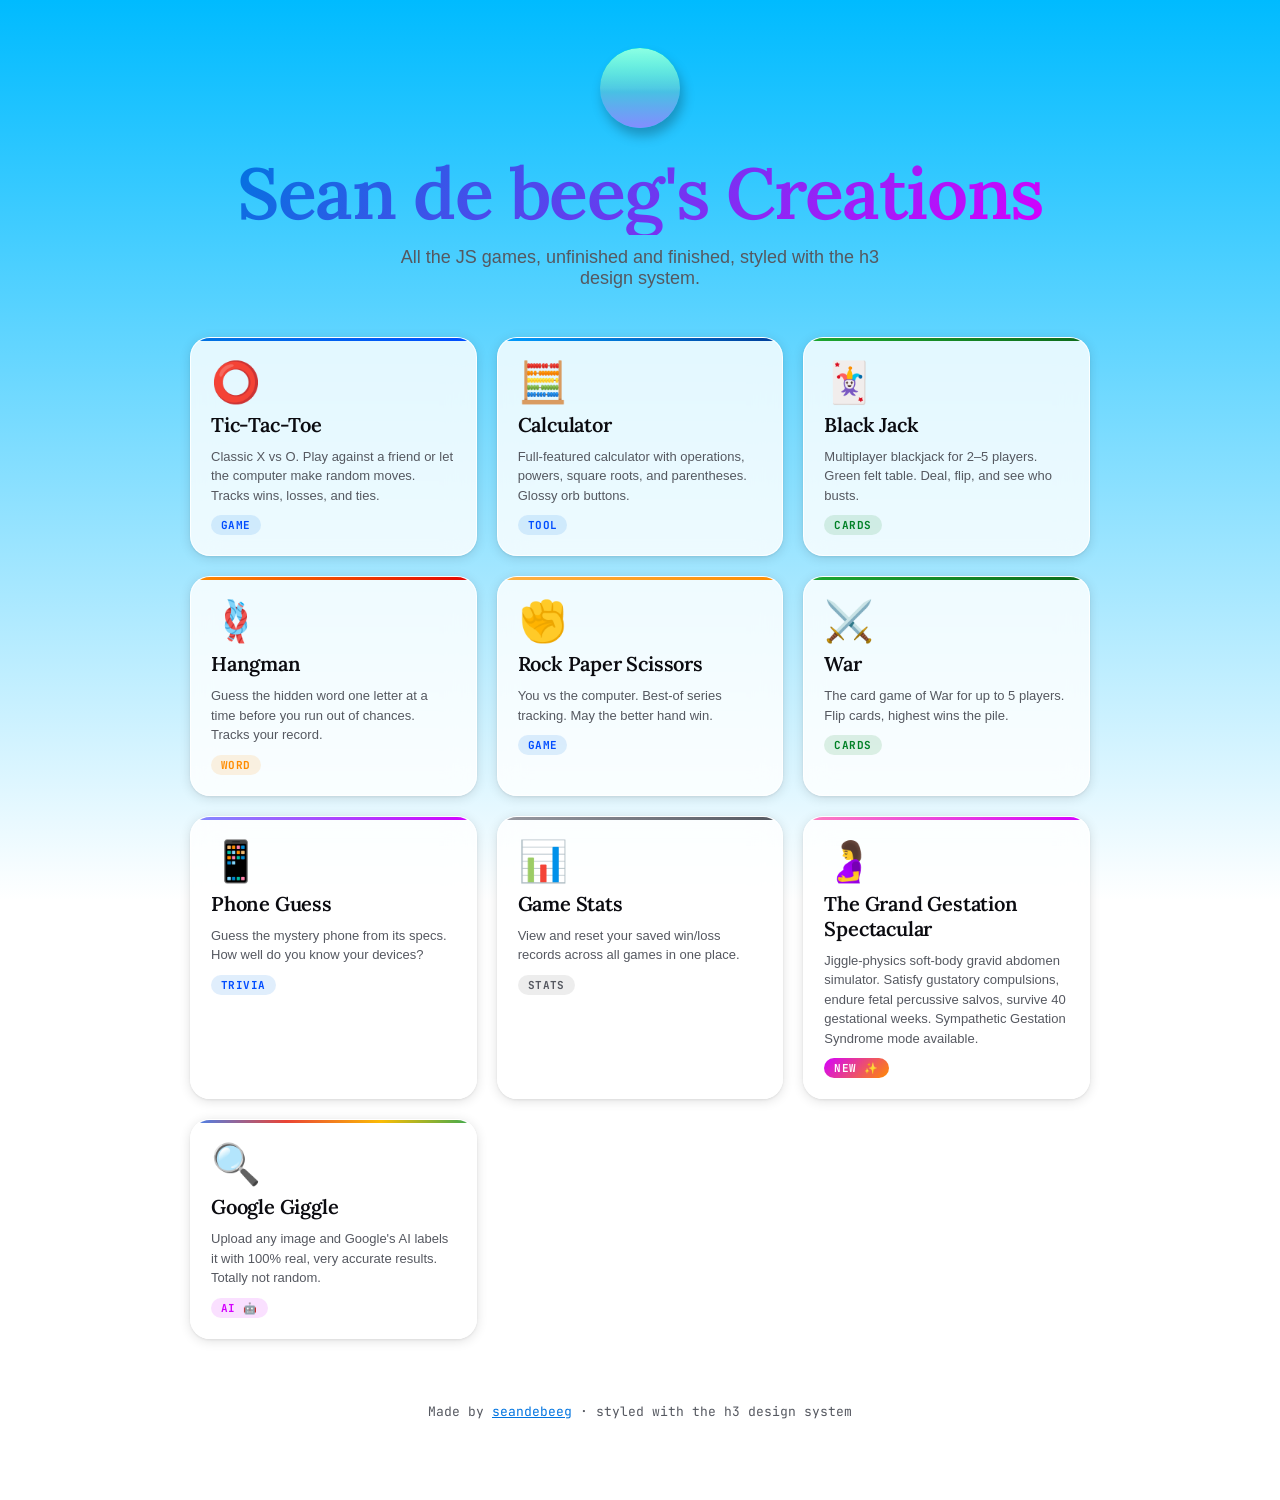
<file: index.html>
<!DOCTYPE html>
<html lang="en">
<head>
  <meta charset="UTF-8">
  <meta name="viewport" content="width=device-width, initial-scale=1.0">
  <title>Sean de beeg's Creations</title>
  <link rel="stylesheet" href="h3.css">
  <style>
    body {
      min-height: 100vh;
      padding: 48px 24px 80px;
      display: flex;
      flex-direction: column;
      align-items: center;
    }

    .hero {
      text-align: center;
      margin-bottom: 48px;
    }

    .hero h1 {
      font-size: clamp(36px, 6vw, 72px);
      background: linear-gradient(135deg, var(--h3-blue-400) 0%, var(--h3-magenta) 100%);
      -webkit-background-clip: text;
      -webkit-text-fill-color: transparent;
      background-clip: text;
      margin-bottom: 12px;
    }

    .hero p {
      font-size: 18px;
      color: var(--fg-3);
      max-width: 480px;
      margin: 0 auto;
    }

    .orb-accent {
      width: 80px; height: 80px;
      margin: 0 auto 24px;
    }

    .games-grid {
      display: grid;
      grid-template-columns: repeat(auto-fill, minmax(240px, 1fr));
      gap: 20px;
      width: 100%;
      max-width: 900px;
    }

    .game-card {
      display: flex;
      flex-direction: column;
      gap: 10px;
      background: rgba(255,255,255,0.82);
      backdrop-filter: blur(14px);
      border-radius: var(--radius-3);
      border: 1px solid rgba(255,255,255,0.9);
      box-shadow: var(--shadow-card);
      padding: 24px 20px 20px;
      text-decoration: none;
      color: inherit;
      transition: transform var(--dur-fast) var(--ease-bounce),
                  box-shadow var(--dur-fast) var(--ease-out);
      position: relative;
      overflow: hidden;
    }

    .game-card::before {
      content: '';
      position: absolute;
      top: 0; left: 0; right: 0;
      height: 3px;
      background: var(--card-accent, var(--grad-deep));
    }

    .game-card:hover {
      transform: translateY(-5px) scale(1.02);
      box-shadow: var(--shadow-drop-lg);
      text-decoration: none;
    }

    .game-card:active { transform: scale(0.98); }

    .game-icon { font-size: 40px; line-height: 1; }

    .game-name {
      font-family: var(--font-display);
      font-size: 20px;
      font-weight: 600;
      color: var(--fg-1);
      letter-spacing: -0.01em;
    }

    .game-desc {
      font-size: 13px;
      color: var(--fg-3);
      line-height: 1.5;
      margin: 0;
    }

    .game-tag {
      display: inline-flex;
      align-items: center;
      padding: 3px 10px;
      border-radius: var(--radius-pill);
      font-size: 11px;
      font-weight: 700;
      font-family: var(--font-mono);
      text-transform: uppercase;
      letter-spacing: 0.04em;
      align-self: flex-start;
    }

    .tag-game    { background: rgba(0,116,224,0.12); color: var(--h3-blue-500); }
    .tag-new     { background: linear-gradient(135deg,var(--h3-magenta),var(--h3-orange)); color: #fff; }
    .tag-cards   { background: rgba(0,128,38,0.12);  color: var(--h3-green); }
    .tag-word    { background: rgba(255,140,0,0.12); color: var(--h3-orange); }
    .tag-ai      { background: rgba(212,0,255,0.12); color: var(--h3-magenta); }
    .tag-physics { background: rgba(255,237,0,0.15); color: #b89000; }
    .tag-stats   { background: rgba(0,0,0,0.07);     color: var(--fg-3); }

    footer {
      margin-top: 64px;
      font-size: 13px;
      font-family: var(--font-mono);
      color: var(--fg-3);
      text-align: center;
    }
    footer a { color: var(--accent); }
  </style>
</head>
<body>

  <div class="hero">
    <div class="orb orb-accent"></div>
    <h1>Sean de beeg's Creations</h1>
    <p>All the JS games, unfinished and finished, styled with the h3 design system.</p>
  </div>

  <div class="games-grid">

    <a class="game-card" href="tic-tac-toe/tic-tac-toe.html" style="--card-accent: linear-gradient(90deg,#0074e0,#004cff)">
      <div class="game-icon">⭕</div>
      <div class="game-name">Tic-Tac-Toe</div>
      <p class="game-desc">Classic X vs O. Play against a friend or let the computer make random moves. Tracks wins, losses, and ties.</p>
      <span class="game-tag tag-game">Game</span>
    </a>

    <a class="game-card" href="calculator/calculator.html" style="--card-accent: linear-gradient(90deg,#009dff,#003d99)">
      <div class="game-icon">🧮</div>
      <div class="game-name">Calculator</div>
      <p class="game-desc">Full-featured calculator with operations, powers, square roots, and parentheses. Glossy orb buttons.</p>
      <span class="game-tag tag-game">Tool</span>
    </a>

    <a class="game-card" href="blackJack/blackJack.html" style="--card-accent: linear-gradient(90deg,#1ea831,#0e6b1c)">
      <div class="game-icon">🃏</div>
      <div class="game-name">Black Jack</div>
      <p class="game-desc">Multiplayer blackjack for 2–5 players. Green felt table. Deal, flip, and see who busts.</p>
      <span class="game-tag tag-cards">Cards</span>
    </a>

    <a class="game-card" href="hangman/hagman.html" style="--card-accent: linear-gradient(90deg,#ff8c00,#e40303)">
      <div class="game-icon">🪢</div>
      <div class="game-name">Hangman</div>
      <p class="game-desc">Guess the hidden word one letter at a time before you run out of chances. Tracks your record.</p>
      <span class="game-tag tag-word">Word</span>
    </a>

    <a class="game-card" href="rockPaperScissors/better-rps.html" style="--card-accent: linear-gradient(90deg,#ffb347,#ff8c00)">
      <div class="game-icon">✊</div>
      <div class="game-name">Rock Paper Scissors</div>
      <p class="game-desc">You vs the computer. Best-of series tracking. May the better hand win.</p>
      <span class="game-tag tag-game">Game</span>
    </a>

    <a class="game-card" href="war/war.html" style="--card-accent: linear-gradient(90deg,#1ea831,#0e6b1c)">
      <div class="game-icon">⚔️</div>
      <div class="game-name">War</div>
      <p class="game-desc">The card game of War for up to 5 players. Flip cards, highest wins the pile.</p>
      <span class="game-tag tag-cards">Cards</span>
    </a>

    <a class="game-card" href="phone-guess/index.html" style="--card-accent: linear-gradient(90deg,#838dff,#d400ff)">
      <div class="game-icon">📱</div>
      <div class="game-name">Phone Guess</div>
      <p class="game-desc">Guess the mystery phone from its specs. How well do you know your devices?</p>
      <span class="game-tag tag-game">Trivia</span>
    </a>

    <a class="game-card" href="gameStats/gameStats.html" style="--card-accent: linear-gradient(90deg,#9a9ba3,#555860)">
      <div class="game-icon">📊</div>
      <div class="game-name">Game Stats</div>
      <p class="game-desc">View and reset your saved win/loss records across all games in one place.</p>
      <span class="game-tag tag-stats">Stats</span>
    </a>

    <a class="game-card" href="gestation/gestation.html" style="--card-accent: linear-gradient(90deg,#ff80bf,#d400ff)">
      <div class="game-icon">🤰</div>
      <div class="game-name">The Grand Gestation Spectacular</div>
      <p class="game-desc">Jiggle-physics soft-body gravid abdomen simulator. Satisfy gustatory compulsions, endure fetal percussive salvos, survive 40 gestational weeks. Sympathetic Gestation Syndrome mode available.</p>
      <span class="game-tag tag-new">New ✨</span>
    </a>

    <a class="game-card" href="google-giggle/google-giggle.html" style="--card-accent: linear-gradient(90deg,#4285f4,#ea4335,#fbbc05,#34a853)">
      <div class="game-icon">🔍</div>
      <div class="game-name">Google Giggle</div>
      <p class="game-desc">Upload any image and Google's AI labels it with 100% real, very accurate results. Totally not random.</p>
      <span class="game-tag tag-ai">AI 🤖</span>
    </a>

  </div>

  <footer>
    Made by <a href="https://github.com/seandebeeg">seandebeeg</a> · styled with the h3 design system
  </footer>

</body>
</html>
</file>
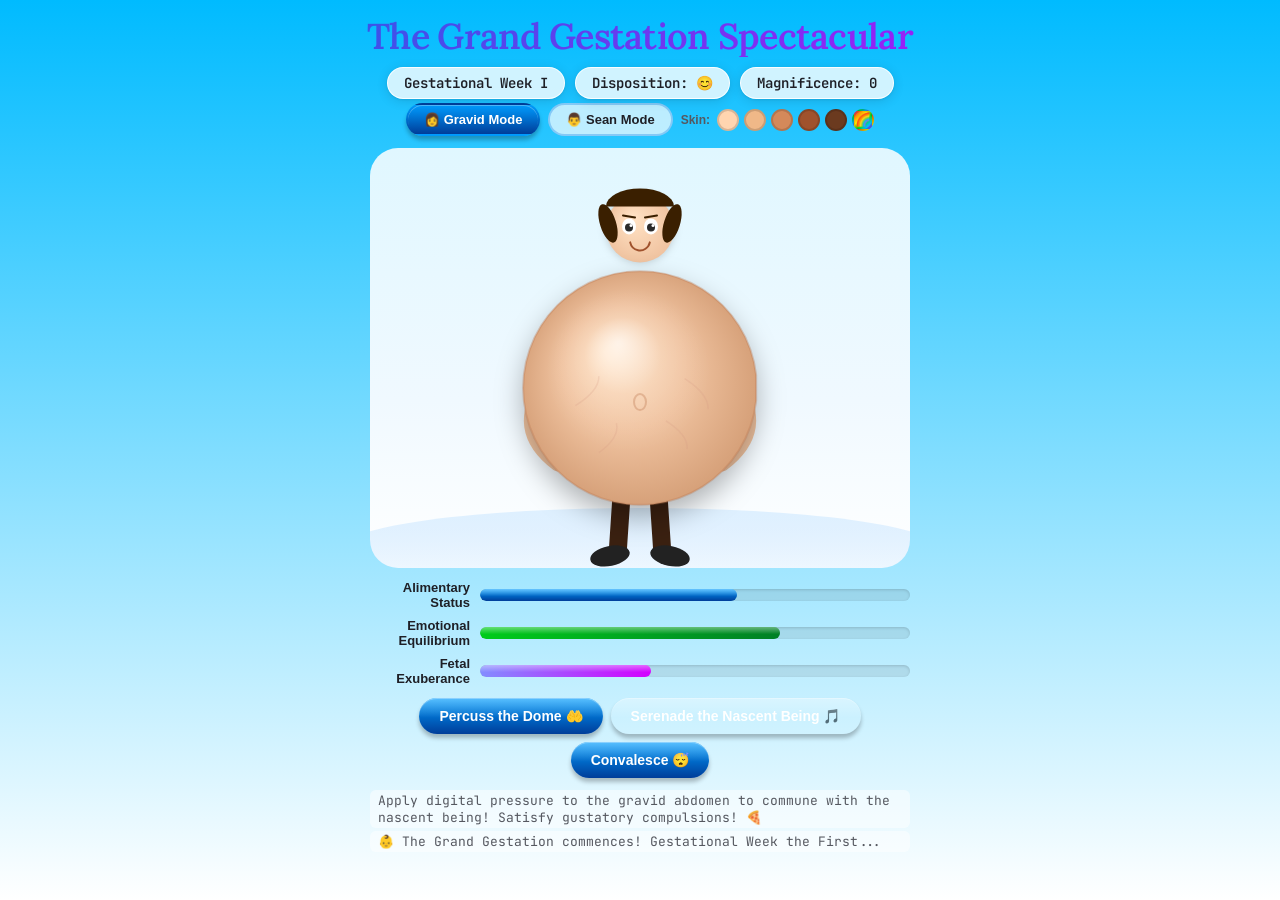
<file: gestation/gestation.html>
<!DOCTYPE html>
<html lang="en">
<head>
  <meta charset="UTF-8">
  <meta name="viewport" content="width=device-width, initial-scale=1.0">
  <title>The Grand Gestation Spectacular</title>
  <link rel="stylesheet" href="../h3.css">
  <link rel="stylesheet" href="gestation.css">
</head>
<body>
  <div id="ui-top">
    <h1 id="title">The Grand Gestation Spectacular</h1>
    <div id="stats">
      <div class="stat-pill" id="week-display">Gestational Week <span id="week">I</span></div>
      <div class="stat-pill" id="mood-display">Disposition: <span id="mood">😊</span></div>
      <div class="stat-pill" id="score-display">Magnificence: <span id="score">0</span></div>
    </div>
    <div id="mode-strip">
      <button id="btn-mode-normal" class="mode-btn active" onclick="setMode('normal')">👩 Gravid Mode</button>
      <button id="btn-mode-sean"   class="mode-btn"        onclick="setMode('sean')">👨 Sean Mode</button>
      <div id="color-swatches">
        <span class="swatch-label">Skin:</span>
        <button class="swatch" style="background:#ffd5b0" onclick="setSkin(0)" title="Light"></button>
        <button class="swatch" style="background:#f0b888" onclick="setSkin(1)" title="Medium Light"></button>
        <button class="swatch" style="background:#d4895a" onclick="setSkin(2)" title="Medium"></button>
        <button class="swatch" style="background:#a0522d" onclick="setSkin(3)" title="Medium Dark"></button>
        <button class="swatch" style="background:#6b3a1f" onclick="setSkin(4)" title="Dark"></button>
        <button class="swatch rainbow" onclick="setSkin(5)" title="Rainbow 🌈">🌈</button>
      </div>
    </div>
  </div>

  <div id="scene">
    <canvas id="canvas"></canvas>
    <div id="craving-zone"></div>
    <div id="kick-flash"></div>
    <div id="thought-bubble"></div>
  </div>

  <div id="ui-bottom">
    <div id="meters">
      <div class="meter-wrap">
        <span class="meter-label" id="label-hunger">Alimentary Status</span>
        <div class="meter-bar"><div class="meter-fill" id="hunger-bar"></div></div>
      </div>
      <div class="meter-wrap">
        <span class="meter-label">Emotional Equilibrium</span>
        <div class="meter-bar"><div class="meter-fill green" id="happy-bar"></div></div>
      </div>
      <div class="meter-wrap">
        <span class="meter-label" id="label-baby">Fetal Exuberance</span>
        <div class="meter-bar"><div class="meter-fill purple" id="baby-bar"></div></div>
      </div>
    </div>
    <div id="actions">
      <button class="action-btn" id="btn-pat"  onclick="game.pat()">Percuss the Dome 🤲</button>
      <button class="action-btn" id="btn-sing" onclick="game.sing()">Serenade the Nascent Being 🎵</button>
      <button class="action-btn" id="btn-rest" onclick="game.rest()">Convalesce 😴</button>
    </div>
  </div>

  <div id="log"></div>
  <script src="gestation.js"></script>
</body>
</html>
</file>
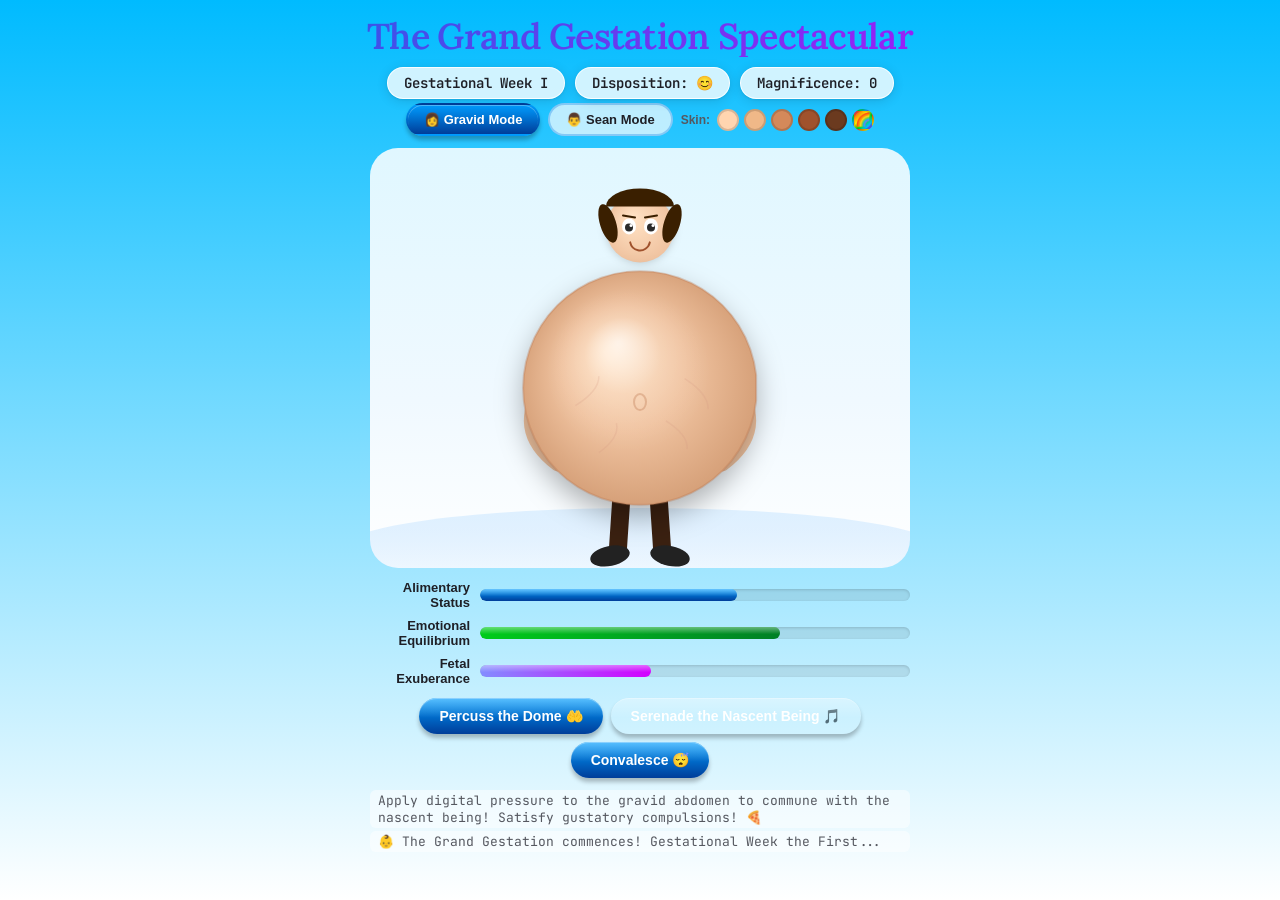
<file: pregnancy/pregnancy.html>
<!DOCTYPE html>
<html lang="en">
<head>
  <meta charset="UTF-8">
  <meta name="viewport" content="width=device-width, initial-scale=1.0">
  <title>The Grand Gestation Spectacular</title>
  <link rel="stylesheet" href="../h3.css">
  <link rel="stylesheet" href="pregnancy.css">
</head>
<body>
  <div id="ui-top">
    <h1 id="title">The Grand Gestation Spectacular</h1>
    <div id="stats">
      <div class="stat-pill" id="week-display">Gestational Week <span id="week">I</span></div>
      <div class="stat-pill" id="mood-display">Disposition: <span id="mood">😊</span></div>
      <div class="stat-pill" id="score-display">Magnificence: <span id="score">0</span></div>
    </div>
    <div id="mode-strip">
      <button id="btn-mode-normal" class="mode-btn active" onclick="setMode('normal')">👩 Gravid Mode</button>
      <button id="btn-mode-sean"   class="mode-btn"        onclick="setMode('sean')">👨 Sean Mode</button>
      <div id="color-swatches">
        <span class="swatch-label">Skin:</span>
        <button class="swatch" style="background:#ffd5b0" onclick="setSkin(0)" title="Light"></button>
        <button class="swatch" style="background:#f0b888" onclick="setSkin(1)" title="Medium Light"></button>
        <button class="swatch" style="background:#d4895a" onclick="setSkin(2)" title="Medium"></button>
        <button class="swatch" style="background:#a0522d" onclick="setSkin(3)" title="Medium Dark"></button>
        <button class="swatch" style="background:#6b3a1f" onclick="setSkin(4)" title="Dark"></button>
        <button class="swatch rainbow" onclick="setSkin(5)" title="Rainbow 🌈">🌈</button>
      </div>
    </div>
  </div>

  <div id="scene">
    <canvas id="canvas"></canvas>
    <div id="craving-zone"></div>
    <div id="kick-flash"></div>
    <div id="thought-bubble"></div>
  </div>

  <div id="ui-bottom">
    <div id="meters">
      <div class="meter-wrap">
        <span class="meter-label" id="label-hunger">Alimentary Status</span>
        <div class="meter-bar"><div class="meter-fill" id="hunger-bar"></div></div>
      </div>
      <div class="meter-wrap">
        <span class="meter-label">Emotional Equilibrium</span>
        <div class="meter-bar"><div class="meter-fill green" id="happy-bar"></div></div>
      </div>
      <div class="meter-wrap">
        <span class="meter-label" id="label-baby">Fetal Exuberance</span>
        <div class="meter-bar"><div class="meter-fill purple" id="baby-bar"></div></div>
      </div>
    </div>
    <div id="actions">
      <button class="action-btn" id="btn-pat"  onclick="game.pat()">Percuss the Dome 🤲</button>
      <button class="action-btn" id="btn-sing" onclick="game.sing()">Serenade the Nascent Being 🎵</button>
      <button class="action-btn" id="btn-rest" onclick="game.rest()">Convalesce 😴</button>
    </div>
  </div>

  <div id="log"></div>
  <script src="pregnancy.js"></script>
</body>
</html>
</file>
<file: h3.css>
/* h3 design system — Frutiger Aero / Metro / Wii-inspired */
@import url('https://fonts.googleapis.com/css2?family=JetBrains+Mono:wght@400;500;700&family=Lora:ital,wght@0,400..700;1,400..700&family=Google+Sans:wght@400;500;700&display=swap');

:root {
  --h3-blue-50:  #e6f5ff;
  --h3-blue-100: #b3e2ff;
  --h3-blue-200: #00b3ff;
  --h3-blue-300: #0088ff;
  --h3-blue-400: #0074e0;
  --h3-blue-500: #004cff;
  --h3-blue-600: #003d99;
  --h3-blue-700: #2d4891;
  --h3-cyan:     #00bbff;
  --h3-aqua:     #00ffc3;
  --h3-sky:      #009dff;
  --h3-lavender: #838dff;
  --h3-red:      #e40303;
  --h3-orange:   #ff8c00;
  --h3-yellow:   #ffed00;
  --h3-green:    #008026;
  --h3-lime:     #00e01e;
  --h3-magenta:  #d400ff;
  --h3-pink:     #ff00fb;
  --h3-black:    #000000;
  --h3-white:    #ffffff;
  --h3-ink-900:  #0b0b10;
  --h3-ink-700:  #1e1f26;
  --h3-ink-500:  #555860;
  --h3-ink-300:  #9a9ba3;
  --h3-ink-100:  #e6e7ec;
  --h3-ink-50:   #f4f5f8;
  --h3-gray:     #d9d9d9;

  --fg-1: var(--h3-ink-900);
  --fg-2: var(--h3-ink-700);
  --fg-3: var(--h3-ink-500);
  --fg-inverse: var(--h3-white);
  --bg-1: var(--h3-white);
  --bg-2: var(--h3-ink-50);
  --bg-3: var(--h3-ink-100);
  --accent: var(--h3-blue-400);
  --accent-hover: var(--h3-blue-500);
  --accent-active: var(--h3-blue-600);

  --grad-sky:    linear-gradient(180deg, var(--h3-cyan) 0%, var(--h3-white) 100%);
  --grad-bubble: linear-gradient(180deg, var(--h3-aqua) 0%, var(--h3-lavender) 100%);
  --grad-deep:   linear-gradient(180deg, var(--h3-sky) 0%, var(--h3-blue-600) 100%);
  --gloss-top:   linear-gradient(180deg, rgba(255,255,255,0.55) 0%, rgba(255,255,255,0.08) 50%, rgba(255,255,255,0) 55%);

  --shadow-drop:    0 4px 4px 0 rgba(0,0,0,0.25);
  --shadow-drop-lg: 3px 8px 12px 0 rgba(0,0,0,0.25);
  --shadow-card:    0 2px 12px rgba(0,0,0,0.12), 0 1px 3px rgba(0,0,0,0.08);

  --radius-1: 6px;
  --radius-2: 12px;
  --radius-3: 20px;
  --radius-4: 28px;
  --radius-pill: 999px;

  --font-display: 'Lora', 'Georgia', serif;
  --font-body: 'Google Sans', -apple-system, BlinkMacSystemFont, 'Segoe UI', sans-serif;
  --font-mono: 'JetBrains Mono', 'SF Mono', 'Menlo', monospace;

  --ease-out:    cubic-bezier(0.22, 1, 0.36, 1);
  --ease-bounce: cubic-bezier(0.34, 1.56, 0.64, 1);
  --dur-fast: 120ms;
  --dur-med: 220ms;
}

*, *::before, *::after { box-sizing: border-box; }

html, body {
  margin: 0;
  padding: 0;
  font-family: var(--font-body);
  color: var(--fg-1);
  background: var(--grad-sky);
  background-attachment: fixed;
  min-height: 100vh;
  -webkit-font-smoothing: antialiased;
}

h1, h2, h3, h4 {
  font-family: var(--font-display);
  font-weight: 600;
  letter-spacing: -0.02em;
  line-height: 1.15;
  margin: 0 0 0.5em;
  color: var(--fg-1);
}

/* Glossy pill button */
.h3-btn {
  display: inline-flex;
  align-items: center;
  justify-content: center;
  gap: 6px;
  padding: 10px 22px;
  border: none;
  border-radius: var(--radius-pill);
  font-family: var(--font-body);
  font-size: 15px;
  font-weight: 600;
  cursor: pointer;
  position: relative;
  overflow: hidden;
  background: var(--grad-deep);
  color: var(--fg-inverse);
  box-shadow: var(--shadow-drop), inset 0 1px 0 rgba(255,255,255,0.3);
  transition: transform var(--dur-fast) var(--ease-out),
              box-shadow var(--dur-fast) var(--ease-out);
  white-space: nowrap;
  user-select: none;
}
.h3-btn::after {
  content: '';
  position: absolute;
  inset: 0;
  border-radius: inherit;
  background: var(--gloss-top);
  pointer-events: none;
}
.h3-btn:hover { transform: translateY(-1px); box-shadow: var(--shadow-drop-lg), inset 0 1px 0 rgba(255,255,255,0.3); }
.h3-btn:active { transform: scale(0.97) translateY(0); box-shadow: var(--shadow-drop); }

/* Ghost pill button */
.h3-btn-ghost {
  display: inline-flex;
  align-items: center;
  justify-content: center;
  padding: 9px 20px;
  border: 2px solid rgba(0,116,224,0.4);
  border-radius: var(--radius-pill);
  font-family: var(--font-body);
  font-size: 15px;
  font-weight: 600;
  cursor: pointer;
  background: rgba(255,255,255,0.7);
  backdrop-filter: blur(8px);
  color: var(--accent);
  transition: background var(--dur-fast) var(--ease-out), border-color var(--dur-fast) var(--ease-out);
  user-select: none;
}
.h3-btn-ghost:hover { background: rgba(230,245,255,0.9); border-color: var(--accent); }
.h3-btn-ghost:active { transform: scale(0.97); }

/* Card surface */
.h3-card {
  background: rgba(255,255,255,0.85);
  backdrop-filter: blur(12px);
  border-radius: var(--radius-3);
  border: 1px solid rgba(255,255,255,0.8);
  box-shadow: var(--shadow-card);
  padding: 24px;
}

/* Orb */
.orb {
  border-radius: 50%;
  background: var(--grad-bubble);
  box-shadow: var(--shadow-drop-lg);
  position: relative;
  overflow: hidden;
}
.orb::after {
  content: '';
  position: absolute;
  inset: 0;
  border-radius: inherit;
  background: var(--gloss-top);
  pointer-events: none;
}
</file>
<file: gestation/gestation.css>
@import url('../h3.css');

body {
  display: flex;
  flex-direction: column;
  align-items: center;
  min-height: 100vh;
  padding: 16px;
  gap: 12px;
  overflow-x: hidden;
  user-select: none;
}

/* ── top UI ── */
#ui-top { text-align: center; width: 100%; }

/* ── mode strip ── */
#mode-strip {
  display: flex;
  align-items: center;
  justify-content: center;
  gap: 8px;
  flex-wrap: wrap;
  margin-top: 4px;
}

.mode-btn {
  display: inline-flex;
  align-items: center;
  padding: 7px 16px;
  border: 2px solid rgba(0,116,224,0.3);
  border-radius: var(--radius-pill);
  font-family: var(--font-body);
  font-size: 13px;
  font-weight: 700;
  cursor: pointer;
  background: rgba(255,255,255,0.7);
  color: var(--fg-2);
  transition: all var(--dur-fast) var(--ease-out);
}
.mode-btn.active {
  background: var(--grad-deep);
  color: #fff;
  border-color: transparent;
  box-shadow: var(--shadow-drop), inset 0 1px 0 rgba(255,255,255,0.3);
}
.mode-btn:hover:not(.active) { background: rgba(230,245,255,0.9); border-color: var(--accent); }

/* ── color swatches ── */
#color-swatches {
  display: flex;
  align-items: center;
  gap: 5px;
}
.swatch-label { font-size: 12px; font-weight: 600; color: var(--fg-3); margin-right: 2px; }
.swatch {
  width: 22px; height: 22px;
  border-radius: 50%;
  border: 2px solid rgba(0,0,0,0.15);
  cursor: pointer;
  transition: transform var(--dur-fast) var(--ease-bounce),
              border-color var(--dur-fast) var(--ease-out);
  font-size: 13px;
  display: flex; align-items: center; justify-content: center;
}
.swatch:hover  { transform: scale(1.25); }
.swatch.active { border-color: var(--h3-blue-400); transform: scale(1.3); box-shadow: 0 0 0 2px white, 0 0 0 4px var(--h3-blue-400); }
.swatch.rainbow { background: linear-gradient(135deg,#ff0080,#ff8c00,#ffed00,#00e01e,#00bbff,#d400ff); }

h1 {
  font-size: 36px;
  margin-bottom: 10px;
  background: linear-gradient(135deg, var(--h3-blue-400), var(--h3-magenta));
  -webkit-background-clip: text;
  -webkit-text-fill-color: transparent;
  background-clip: text;
}

#stats {
  display: flex;
  gap: 10px;
  justify-content: center;
  flex-wrap: wrap;
}

.stat-pill {
  background: rgba(255,255,255,0.8);
  backdrop-filter: blur(8px);
  border-radius: var(--radius-pill);
  padding: 6px 16px;
  font-family: var(--font-mono);
  font-size: 14px;
  font-weight: 600;
  color: var(--fg-2);
  box-shadow: var(--shadow-card);
  border: 1px solid rgba(255,255,255,0.9);
}

/* ── scene / canvas ── */
#scene {
  position: relative;
  width: 100%;
  max-width: 540px;
  height: 420px;
  display: flex;
  align-items: center;
  justify-content: center;
}

#canvas {
  width: 100%;
  height: 100%;
  cursor: pointer;
  border-radius: var(--radius-4);
  touch-action: none;
}

/* ── kick flash overlay ── */
#kick-flash {
  position: absolute;
  inset: 0;
  border-radius: var(--radius-4);
  pointer-events: none;
  opacity: 0;
  background: radial-gradient(circle at center, rgba(255,237,0,0.55) 0%, transparent 70%);
  transition: opacity 0.08s ease-out;
}
#kick-flash.active { opacity: 1; }

/* ── thought bubble ── */
#thought-bubble {
  position: absolute;
  top: 12px;
  right: 16px;
  background: rgba(255,255,255,0.92);
  backdrop-filter: blur(10px);
  border-radius: 18px;
  border: 1px solid rgba(255,255,255,0.9);
  box-shadow: var(--shadow-card);
  padding: 8px 14px;
  font-size: 22px;
  min-width: 52px;
  text-align: center;
  pointer-events: none;
  opacity: 0;
  transform: scale(0.7) translateY(8px);
  transition: opacity 0.25s var(--ease-bounce), transform 0.25s var(--ease-bounce);
}
#thought-bubble.show {
  opacity: 1;
  transform: scale(1) translateY(0);
}

/* ── cravings ── */
#craving-zone {
  position: absolute;
  inset: 0;
  pointer-events: none;
}

.craving {
  position: absolute;
  font-size: 34px;
  cursor: pointer;
  pointer-events: all;
  animation: craving-float 0.5s var(--ease-bounce) forwards;
  filter: drop-shadow(0 3px 6px rgba(0,0,0,0.25));
  transition: transform 0.1s;
  line-height: 1;
}
.craving:hover { transform: scale(1.2); }
.craving:active { transform: scale(0.9); }
.craving.nom {
  animation: craving-eat 0.3s var(--ease-out) forwards;
}

@keyframes craving-float {
  from { opacity: 0; transform: scale(0) rotate(-20deg); }
  to   { opacity: 1; transform: scale(1) rotate(0deg); }
}
@keyframes craving-eat {
  to { opacity: 0; transform: scale(2.5) rotate(15deg); }
}

/* ── bottom UI ── */
#ui-bottom {
  width: 100%;
  max-width: 540px;
  display: flex;
  flex-direction: column;
  gap: 12px;
}

#meters { display: flex; flex-direction: column; gap: 8px; }

.meter-wrap {
  display: flex;
  align-items: center;
  gap: 10px;
}

.meter-label {
  font-size: 13px;
  font-weight: 600;
  color: var(--fg-2);
  width: 100px;
  text-align: right;
  flex-shrink: 0;
}

.meter-bar {
  flex: 1;
  height: 12px;
  background: rgba(0,0,0,0.08);
  border-radius: var(--radius-pill);
  overflow: hidden;
  box-shadow: inset 0 1px 3px rgba(0,0,0,0.15);
}

.meter-fill {
  height: 100%;
  width: 60%;
  border-radius: var(--radius-pill);
  background: var(--grad-deep);
  transition: width 0.4s var(--ease-out);
  position: relative;
  overflow: hidden;
}

.meter-fill::after {
  content: '';
  position: absolute;
  inset: 0;
  background: linear-gradient(180deg, rgba(255,255,255,0.4) 0%, rgba(255,255,255,0) 60%);
}

.meter-fill.green { background: linear-gradient(90deg, #00cc1a, #008026); }
.meter-fill.purple { background: linear-gradient(90deg, var(--h3-lavender), var(--h3-magenta)); }

/* ── action buttons ── */
#actions { display: flex; gap: 8px; flex-wrap: wrap; justify-content: center; }

.action-btn {
  display: inline-flex;
  align-items: center;
  gap: 6px;
  padding: 10px 20px;
  border: none;
  border-radius: var(--radius-pill);
  font-family: var(--font-body);
  font-size: 14px;
  font-weight: 700;
  cursor: pointer;
  position: relative;
  overflow: hidden;
  background: var(--grad-deep);
  color: #fff;
  box-shadow: var(--shadow-drop), inset 0 1px 0 rgba(255,255,255,0.3);
  transition: transform var(--dur-fast) var(--ease-bounce),
              box-shadow var(--dur-fast) var(--ease-out);
}
.action-btn::after {
  content: '';
  position: absolute;
  inset: 0;
  border-radius: inherit;
  background: linear-gradient(180deg, rgba(255,255,255,0.35) 0%, rgba(255,255,255,0) 55%);
  pointer-events: none;
}
.action-btn:hover  { transform: translateY(-2px) scale(1.04); box-shadow: var(--shadow-drop-lg), inset 0 1px 0 rgba(255,255,255,0.3); }
.action-btn:active { transform: scale(0.96); }
.action-btn:disabled { opacity: 0.45; cursor: default; transform: none; }

#btn-sing  { background: linear-gradient(180deg, var(--h3-lavender) 0%, var(--h3-purple) 100%); }
#btn-rest  { background: linear-gradient(180deg, #009dff 0%, var(--h3-blue-600) 100%); }

/* ── event log ── */
#log {
  max-width: 540px;
  width: 100%;
  max-height: 90px;
  overflow-y: auto;
  display: flex;
  flex-direction: column;
  gap: 3px;
}

.log-entry {
  font-size: 13px;
  font-family: var(--font-mono);
  color: var(--fg-3);
  padding: 2px 8px;
  border-radius: var(--radius-1);
  background: rgba(255,255,255,0.5);
  animation: log-in 0.2s var(--ease-out);
}
@keyframes log-in {
  from { opacity: 0; transform: translateX(-8px); }
  to   { opacity: 1; transform: none; }
}
</file>
<file: pregnancy/pregnancy.css>
@import url('../h3.css');

body {
  display: flex;
  flex-direction: column;
  align-items: center;
  min-height: 100vh;
  padding: 16px;
  gap: 12px;
  overflow-x: hidden;
  user-select: none;
}

/* ── top UI ── */
#ui-top { text-align: center; width: 100%; }

/* ── mode strip ── */
#mode-strip {
  display: flex;
  align-items: center;
  justify-content: center;
  gap: 8px;
  flex-wrap: wrap;
  margin-top: 4px;
}

.mode-btn {
  display: inline-flex;
  align-items: center;
  padding: 7px 16px;
  border: 2px solid rgba(0,116,224,0.3);
  border-radius: var(--radius-pill);
  font-family: var(--font-body);
  font-size: 13px;
  font-weight: 700;
  cursor: pointer;
  background: rgba(255,255,255,0.7);
  color: var(--fg-2);
  transition: all var(--dur-fast) var(--ease-out);
}
.mode-btn.active {
  background: var(--grad-deep);
  color: #fff;
  border-color: transparent;
  box-shadow: var(--shadow-drop), inset 0 1px 0 rgba(255,255,255,0.3);
}
.mode-btn:hover:not(.active) { background: rgba(230,245,255,0.9); border-color: var(--accent); }

/* ── color swatches ── */
#color-swatches {
  display: flex;
  align-items: center;
  gap: 5px;
}
.swatch-label { font-size: 12px; font-weight: 600; color: var(--fg-3); margin-right: 2px; }
.swatch {
  width: 22px; height: 22px;
  border-radius: 50%;
  border: 2px solid rgba(0,0,0,0.15);
  cursor: pointer;
  transition: transform var(--dur-fast) var(--ease-bounce),
              border-color var(--dur-fast) var(--ease-out);
  font-size: 13px;
  display: flex; align-items: center; justify-content: center;
}
.swatch:hover  { transform: scale(1.25); }
.swatch.active { border-color: var(--h3-blue-400); transform: scale(1.3); box-shadow: 0 0 0 2px white, 0 0 0 4px var(--h3-blue-400); }
.swatch.rainbow { background: linear-gradient(135deg,#ff0080,#ff8c00,#ffed00,#00e01e,#00bbff,#d400ff); }

h1 {
  font-size: 36px;
  margin-bottom: 10px;
  background: linear-gradient(135deg, var(--h3-blue-400), var(--h3-magenta));
  -webkit-background-clip: text;
  -webkit-text-fill-color: transparent;
  background-clip: text;
}

#stats {
  display: flex;
  gap: 10px;
  justify-content: center;
  flex-wrap: wrap;
}

.stat-pill {
  background: rgba(255,255,255,0.8);
  backdrop-filter: blur(8px);
  border-radius: var(--radius-pill);
  padding: 6px 16px;
  font-family: var(--font-mono);
  font-size: 14px;
  font-weight: 600;
  color: var(--fg-2);
  box-shadow: var(--shadow-card);
  border: 1px solid rgba(255,255,255,0.9);
}

/* ── scene / canvas ── */
#scene {
  position: relative;
  width: 100%;
  max-width: 540px;
  height: 420px;
  display: flex;
  align-items: center;
  justify-content: center;
}

#canvas {
  width: 100%;
  height: 100%;
  cursor: pointer;
  border-radius: var(--radius-4);
  touch-action: none;
}

/* ── kick flash overlay ── */
#kick-flash {
  position: absolute;
  inset: 0;
  border-radius: var(--radius-4);
  pointer-events: none;
  opacity: 0;
  background: radial-gradient(circle at center, rgba(255,237,0,0.55) 0%, transparent 70%);
  transition: opacity 0.08s ease-out;
}
#kick-flash.active { opacity: 1; }

/* ── thought bubble ── */
#thought-bubble {
  position: absolute;
  top: 12px;
  right: 16px;
  background: rgba(255,255,255,0.92);
  backdrop-filter: blur(10px);
  border-radius: 18px;
  border: 1px solid rgba(255,255,255,0.9);
  box-shadow: var(--shadow-card);
  padding: 8px 14px;
  font-size: 22px;
  min-width: 52px;
  text-align: center;
  pointer-events: none;
  opacity: 0;
  transform: scale(0.7) translateY(8px);
  transition: opacity 0.25s var(--ease-bounce), transform 0.25s var(--ease-bounce);
}
#thought-bubble.show {
  opacity: 1;
  transform: scale(1) translateY(0);
}

/* ── cravings ── */
#craving-zone {
  position: absolute;
  inset: 0;
  pointer-events: none;
}

.craving {
  position: absolute;
  font-size: 34px;
  cursor: pointer;
  pointer-events: all;
  animation: craving-float 0.5s var(--ease-bounce) forwards;
  filter: drop-shadow(0 3px 6px rgba(0,0,0,0.25));
  transition: transform 0.1s;
  line-height: 1;
}
.craving:hover { transform: scale(1.2); }
.craving:active { transform: scale(0.9); }
.craving.nom {
  animation: craving-eat 0.3s var(--ease-out) forwards;
}

@keyframes craving-float {
  from { opacity: 0; transform: scale(0) rotate(-20deg); }
  to   { opacity: 1; transform: scale(1) rotate(0deg); }
}
@keyframes craving-eat {
  to { opacity: 0; transform: scale(2.5) rotate(15deg); }
}

/* ── bottom UI ── */
#ui-bottom {
  width: 100%;
  max-width: 540px;
  display: flex;
  flex-direction: column;
  gap: 12px;
}

#meters { display: flex; flex-direction: column; gap: 8px; }

.meter-wrap {
  display: flex;
  align-items: center;
  gap: 10px;
}

.meter-label {
  font-size: 13px;
  font-weight: 600;
  color: var(--fg-2);
  width: 100px;
  text-align: right;
  flex-shrink: 0;
}

.meter-bar {
  flex: 1;
  height: 12px;
  background: rgba(0,0,0,0.08);
  border-radius: var(--radius-pill);
  overflow: hidden;
  box-shadow: inset 0 1px 3px rgba(0,0,0,0.15);
}

.meter-fill {
  height: 100%;
  width: 60%;
  border-radius: var(--radius-pill);
  background: var(--grad-deep);
  transition: width 0.4s var(--ease-out);
  position: relative;
  overflow: hidden;
}

.meter-fill::after {
  content: '';
  position: absolute;
  inset: 0;
  background: linear-gradient(180deg, rgba(255,255,255,0.4) 0%, rgba(255,255,255,0) 60%);
}

.meter-fill.green { background: linear-gradient(90deg, #00cc1a, #008026); }
.meter-fill.purple { background: linear-gradient(90deg, var(--h3-lavender), var(--h3-magenta)); }

/* ── action buttons ── */
#actions { display: flex; gap: 8px; flex-wrap: wrap; justify-content: center; }

.action-btn {
  display: inline-flex;
  align-items: center;
  gap: 6px;
  padding: 10px 20px;
  border: none;
  border-radius: var(--radius-pill);
  font-family: var(--font-body);
  font-size: 14px;
  font-weight: 700;
  cursor: pointer;
  position: relative;
  overflow: hidden;
  background: var(--grad-deep);
  color: #fff;
  box-shadow: var(--shadow-drop), inset 0 1px 0 rgba(255,255,255,0.3);
  transition: transform var(--dur-fast) var(--ease-bounce),
              box-shadow var(--dur-fast) var(--ease-out);
}
.action-btn::after {
  content: '';
  position: absolute;
  inset: 0;
  border-radius: inherit;
  background: linear-gradient(180deg, rgba(255,255,255,0.35) 0%, rgba(255,255,255,0) 55%);
  pointer-events: none;
}
.action-btn:hover  { transform: translateY(-2px) scale(1.04); box-shadow: var(--shadow-drop-lg), inset 0 1px 0 rgba(255,255,255,0.3); }
.action-btn:active { transform: scale(0.96); }
.action-btn:disabled { opacity: 0.45; cursor: default; transform: none; }

#btn-sing  { background: linear-gradient(180deg, var(--h3-lavender) 0%, var(--h3-purple) 100%); }
#btn-rest  { background: linear-gradient(180deg, #009dff 0%, var(--h3-blue-600) 100%); }

/* ── event log ── */
#log {
  max-width: 540px;
  width: 100%;
  max-height: 90px;
  overflow-y: auto;
  display: flex;
  flex-direction: column;
  gap: 3px;
}

.log-entry {
  font-size: 13px;
  font-family: var(--font-mono);
  color: var(--fg-3);
  padding: 2px 8px;
  border-radius: var(--radius-1);
  background: rgba(255,255,255,0.5);
  animation: log-in 0.2s var(--ease-out);
}
@keyframes log-in {
  from { opacity: 0; transform: translateX(-8px); }
  to   { opacity: 1; transform: none; }
}
</file>
